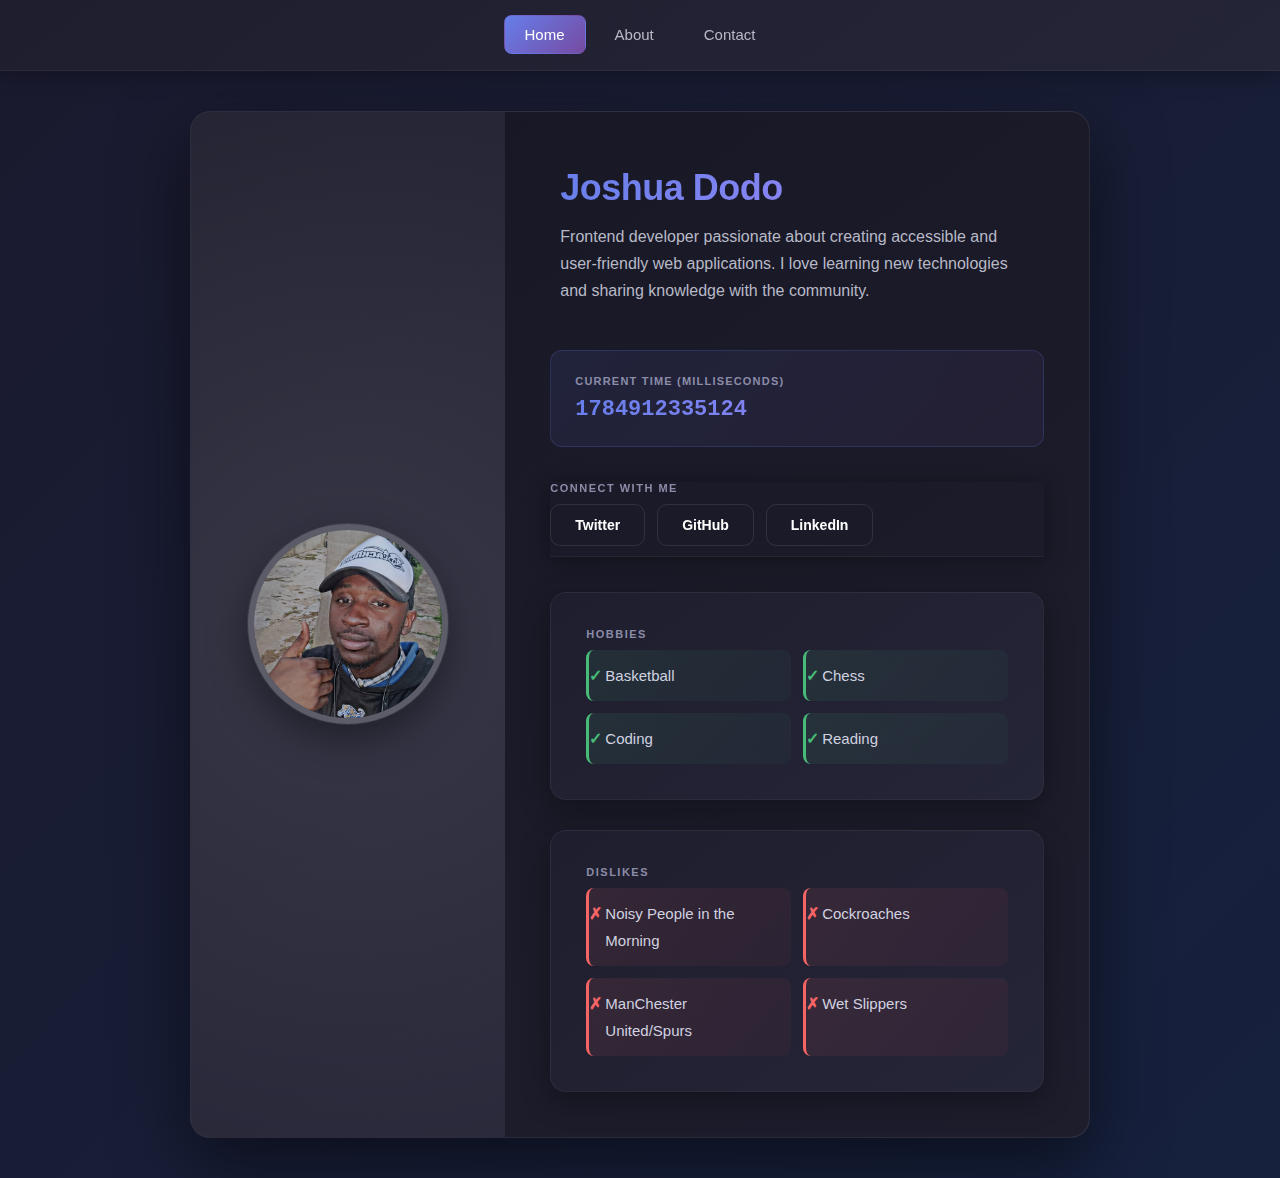
<file: index.html>
<!DOCTYPE html>
<html lang="en">
  <head>
    <meta charset="UTF-8" />
    <meta name="viewport" content="width=device-width, initial-scale=1.0" />
    <title>Profile Card - Joshua Dodo</title>
    <link rel="stylesheet" href="styles.css">
  </head>
  <body>
    <!-- Navigation -->
    <nav>
      <div class="nav-container">
        <button class="nav-toggle" aria-label="Toggle navigation menu" aria-expanded="false">
          ☰
        </button>
        <ul class="nav-menu">
          <li><a href="index.html" class="active">Home</a></li>
          <li><a href="aboutMe.html">About</a></li>
          <li><a href="contactMe.html">Contact</a></li>
        </ul>
      </div>
    </nav>

    <!-- Main Content -->
    <div class="main-wrapper">
      <article data-testid="test-profile-card">
        <div class="card-layout">
          <figure>
            <img
              src="./images/my image.jpg"
              alt="Joshua Dodo's profile picture"
              data-testid="test-user-avatar"
            />
            <figcaption>Joshua Dodo's avatar</figcaption>
          </figure>

          <div class="content">
            <header>
              <h2 data-testid="test-user-name">Joshua Dodo</h2>
              <p data-testid="test-user-bio">
                Frontend developer passionate about creating accessible and
                user-friendly web applications. I love learning new technologies
                and sharing knowledge with the community.
              </p>
            </header>

            <!-- Current time display -->
            <div class="time-container">
              <div class="time-label">Current Time (milliseconds)</div>
              <p data-testid="test-user-time" id="currentTime">0</p>
            </div>

            <nav
              data-testid="test-user-social-links"
              aria-label="Social media links"
            >
              <h3 class="section-title">Connect With Me</h3>
              <ul class="social-list">
                <li>
                  <a
                    href="https://x.com/_whoiselisha_"
                    data-testid="test-user-social-twitter"
                    target="_blank"
                    rel="noopener noreferrer"
                  >
                    Twitter
                  </a>
                </li>
                <li>
                  <a
                    href="https://github.com/Inf3rn00"
                    data-testid="test-user-social-github"
                    target="_blank"
                    rel="noopener noreferrer"
                  >
                    GitHub
                  </a>
                </li>
                <li>
                  <a
                    href="https://www.linkedin.com/in/joshuadodo/"
                    data-testid="test-user-social-linkedin"
                    target="_blank"
                    rel="noopener noreferrer"
                  >
                    LinkedIn
                  </a>
                </li>
              </ul>
            </nav>

            <section>
              <h3 class="section-title">Hobbies</h3>
              <ul data-testid="test-user-hobbies">
                <li>Basketball</li>
                <li>Chess</li>
                <li>Coding</li>
                <li>Reading</li>
              </ul>
            </section>

            <section>
              <h3 class="section-title">Dislikes</h3>
              <ul data-testid="test-user-dislikes">
                <li>Noisy People in the Morning</li>
                <li>Cockroaches</li>
                <li>ManChester United/Spurs</li>
                <li>Wet Slippers</li>
              </ul>
            </section>
          </div>
        </div>
      </article>
    </div>

    <script>
      // Mobile navigation toggle
      const navToggle = document.querySelector('.nav-toggle');
      const navMenu = document.querySelector('.nav-menu');

      navToggle.addEventListener('click', () => {
        const isExpanded = navToggle.getAttribute('aria-expanded') === 'true';
        navToggle.setAttribute('aria-expanded', !isExpanded);
        navMenu.classList.toggle('active');
      });

      // Close mobile menu when clicking outside
      document.addEventListener('click', (e) => {
        if (!e.target.closest('nav')) {
          navMenu.classList.remove('active');
          navToggle.setAttribute('aria-expanded', 'false');
        }
      });

      // Function to update the current time in milliseconds
      function updateTime() {
        const timeElement = document.getElementById("currentTime");
        timeElement.textContent = Date.now();
      }

      // Update time immediately when page loads
      updateTime();

      // Update time every second (1000 milliseconds)
      setInterval(updateTime, 1000);
    </script>
  </body>
</html>
</file>
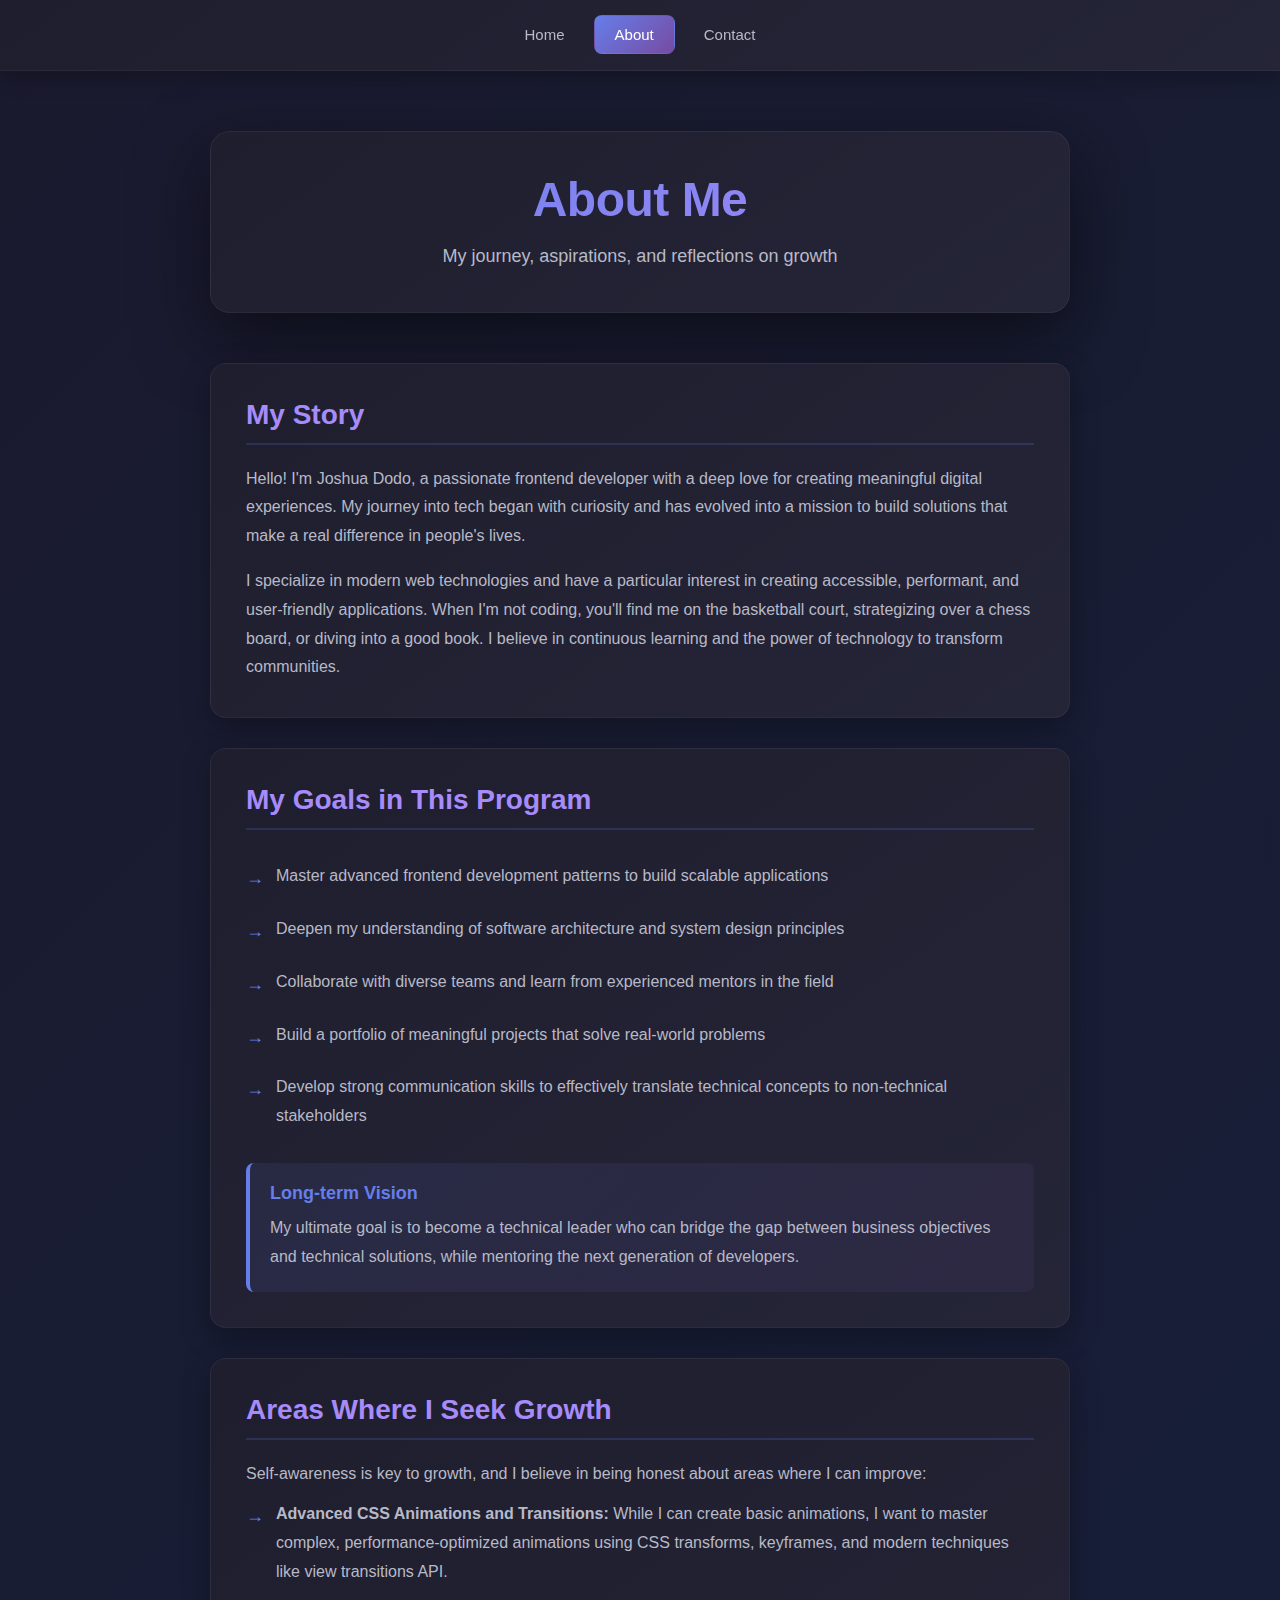
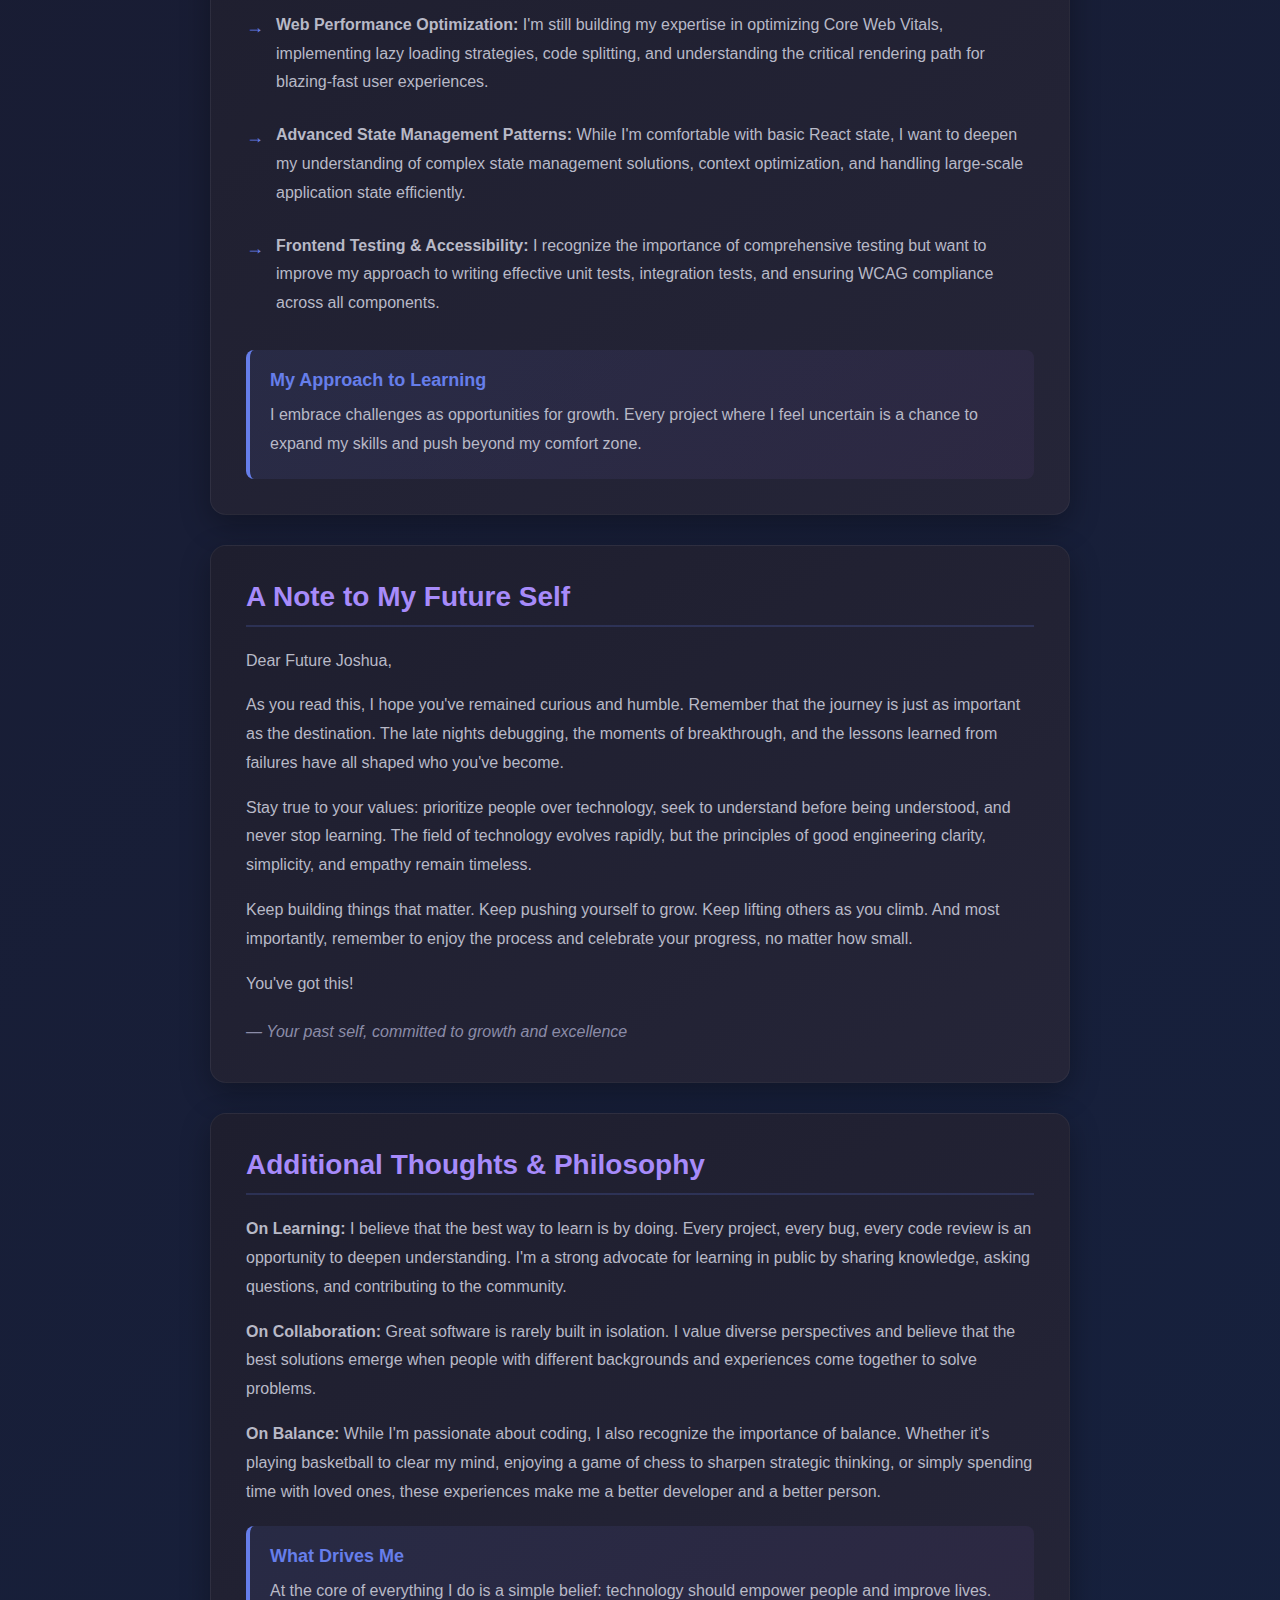
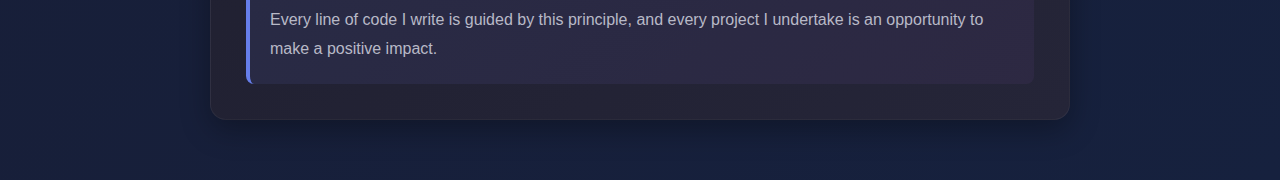
<file: aboutMe.html>
<!DOCTYPE html>
<html lang="en">
  <head>
    <meta charset="UTF-8" />
    <meta name="viewport" content="width=device-width, initial-scale=1.0" />
    <title>About Me - Joshua Dodo</title>
    <link rel="stylesheet" href="styles.css" />
  </head>
  <body>
    <!-- Navigation -->
    <nav>
      <div class="nav-container">
        <button
          class="nav-toggle"
          aria-label="Toggle navigation menu"
          aria-expanded="false"
        >
          ☰
        </button>
        <ul class="nav-menu">
          <li><a href="index.html">Home</a></li>
          <li><a href="aboutMe.html" class="active">About</a></li>
          <li><a href="contactMe.html">Contact</a></li>
        </ul>
      </div>
    </nav>

    <!-- Main Content -->
    <main data-testid="test-about-page">
      <div class="page-header">
        <h1>About Me</h1>
        <p>My journey, aspirations, and reflections on growth</p>
      </div>

      <section data-testid="test-about-bio">
        <h2>My Story</h2>
        <p>
          Hello! I'm Joshua Dodo, a passionate frontend developer with a deep
          love for creating meaningful digital experiences. My journey into tech
          began with curiosity and has evolved into a mission to build solutions
          that make a real difference in people's lives.
        </p>
        <p style="margin-top: 16px">
          I specialize in modern web technologies and have a particular interest
          in creating accessible, performant, and user-friendly applications.
          When I'm not coding, you'll find me on the basketball court,
          strategizing over a chess board, or diving into a good book. I believe
          in continuous learning and the power of technology to transform
          communities.
        </p>
      </section>

      <section data-testid="test-about-goals">
        <h2>My Goals in This Program</h2>
        <ul>
          <li>
            Master advanced frontend development patterns to build scalable
            applications
          </li>
          <li>
            Deepen my understanding of software architecture and system design
            principles
          </li>
          <li>
            Collaborate with diverse teams and learn from experienced mentors in
            the field
          </li>
          <li>
            Build a portfolio of meaningful projects that solve real-world
            problems
          </li>
          <li>
            Develop strong communication skills to effectively translate
            technical concepts to non-technical stakeholders
          </li>
        </ul>
        <div class="highlight-box">
          <h3>Long-term Vision</h3>
          <p>
            My ultimate goal is to become a technical leader who can bridge the
            gap between business objectives and technical solutions, while
            mentoring the next generation of developers.
          </p>
        </div>
      </section>

      <section data-testid="test-about-confidence">
        <h2>Areas Where I Seek Growth</h2>
        <p>
          Self-awareness is key to growth, and I believe in being honest about
          areas where I can improve:
        </p>
        <ul>
          <li>
            <strong>Advanced CSS Animations and Transitions:</strong> While I
            can create basic animations, I want to master complex,
            performance-optimized animations using CSS transforms, keyframes,
            and modern techniques like view transitions API.
          </li>
          <li>
            <strong>Web Performance Optimization:</strong> I'm still building my
            expertise in optimizing Core Web Vitals, implementing lazy loading
            strategies, code splitting, and understanding the critical rendering
            path for blazing-fast user experiences.
          </li>
          <li>
            <strong>Advanced State Management Patterns:</strong> While I'm
            comfortable with basic React state, I want to deepen my
            understanding of complex state management solutions, context
            optimization, and handling large-scale application state
            efficiently.
          </li>
          <li>
            <strong>Frontend Testing & Accessibility:</strong> I recognize the
            importance of comprehensive testing but want to improve my approach
            to writing effective unit tests, integration tests, and ensuring
            WCAG compliance across all components.
          </li>
        </ul>
        <div class="highlight-box">
          <h3>My Approach to Learning</h3>
          <p>
            I embrace challenges as opportunities for growth. Every project
            where I feel uncertain is a chance to expand my skills and push
            beyond my comfort zone.
          </p>
        </div>
      </section>

      <section data-testid="test-about-future-note">
        <h2>A Note to My Future Self</h2>
        <p>Dear Future Joshua,</p>
        <p style="margin-top: 16px">
          As you read this, I hope you've remained curious and humble. Remember
          that the journey is just as important as the destination. The late
          nights debugging, the moments of breakthrough, and the lessons learned
          from failures have all shaped who you've become.
        </p>
        <p style="margin-top: 16px">
          Stay true to your values: prioritize people over technology, seek to
          understand before being understood, and never stop learning. The field
          of technology evolves rapidly, but the principles of good
          engineering clarity, simplicity, and empathy remain timeless.
        </p>
        <p style="margin-top: 16px">
          Keep building things that matter. Keep pushing yourself to grow. Keep
          lifting others as you climb. And most importantly, remember to enjoy
          the process and celebrate your progress, no matter how small.
        </p>
        <p style="margin-top: 16px">You've got this!</p>
        <p style="margin-top: 20px; font-style: italic; color: #8b8ca8">
          — Your past self, committed to growth and excellence
        </p>
      </section>

      <section data-testid="test-about-extra">
        <h2>Additional Thoughts & Philosophy</h2>
        <p>
          <strong>On Learning:</strong> I believe that the best way to learn is
          by doing. Every project, every bug, every code review is an
          opportunity to deepen understanding. I'm a strong advocate for
          learning in public by sharing knowledge, asking questions, and
          contributing to the community.
        </p>
        <p style="margin-top: 16px">
          <strong>On Collaboration:</strong> Great software is rarely built in
          isolation. I value diverse perspectives and believe that the best
          solutions emerge when people with different backgrounds and
          experiences come together to solve problems.
        </p>
        <p style="margin-top: 16px">
          <strong>On Balance:</strong> While I'm passionate about coding, I also
          recognize the importance of balance. Whether it's playing basketball
          to clear my mind, enjoying a game of chess to sharpen strategic
          thinking, or simply spending time with loved ones, these experiences
          make me a better developer and a better person.
        </p>
        <div class="highlight-box">
          <h3>What Drives Me</h3>
          <p>
            At the core of everything I do is a simple belief: technology should
            empower people and improve lives. Every line of code I write is
            guided by this principle, and every project I undertake is an
            opportunity to make a positive impact.
          </p>
        </div>
      </section>
    </main>

    <script src="./aboutMe.js"></script>
  </body>
</html>
</file>
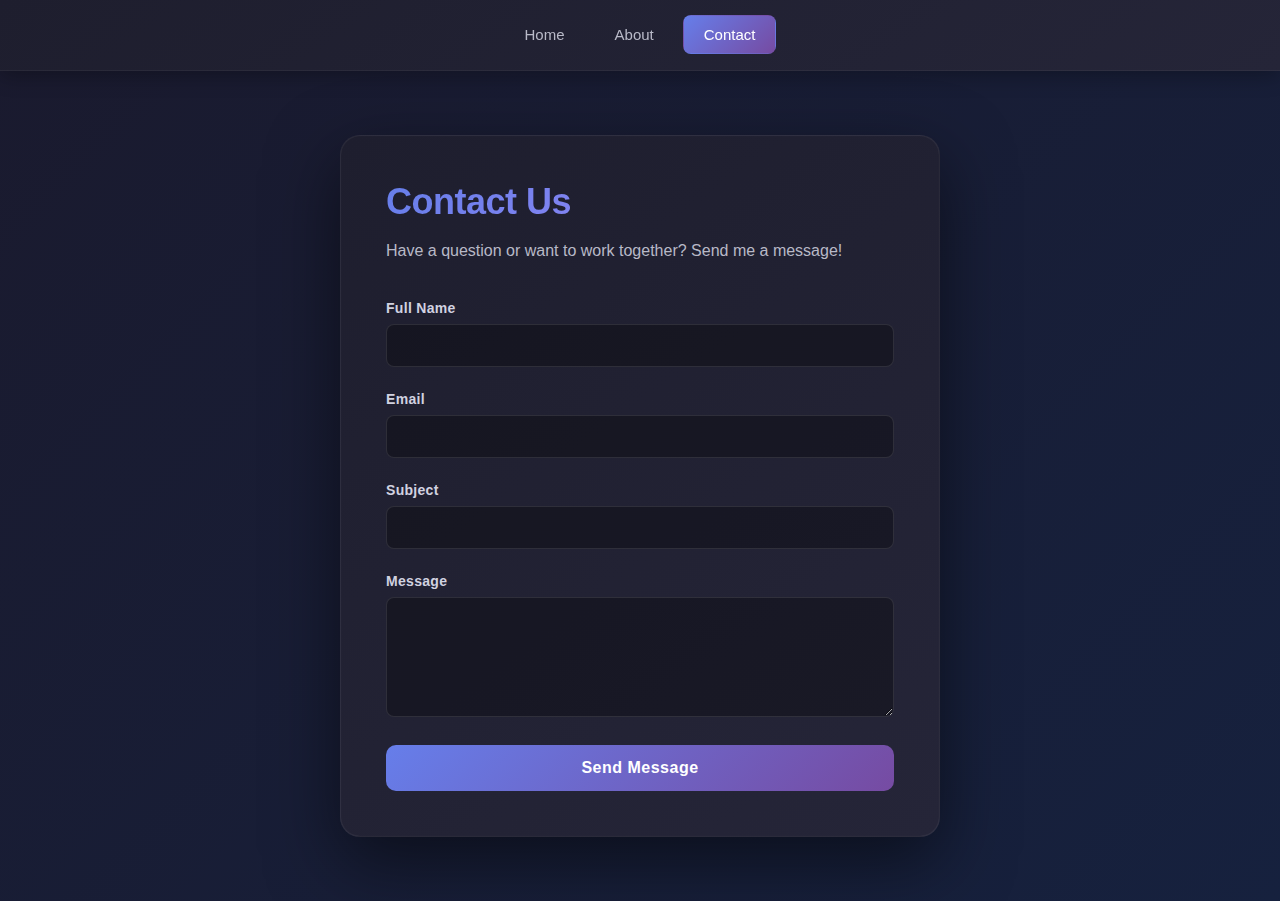
<file: contactMe.html>
<!DOCTYPE html>
<html lang="en">
<head>
  <meta charset="UTF-8" />
  <meta name="viewport" content="width=device-width, initial-scale=1.0" />
  <title>Contact Us - Joshua Dodo</title>
    <link rel="stylesheet" href="styles.css">
 
</head>
<body>
  <!-- Navigation -->
  <nav>
    <div class="nav-container">
      <button class="nav-toggle" aria-label="Toggle navigation menu" aria-expanded="false">
        ☰
      </button>
      <ul class="nav-menu">
        <li><a href="index.html">Home</a></li>
        <li><a href="aboutMe.html">About</a></li>
        <li><a href="contactMe.html" class="active">Contact</a></li>
      </ul>
    </div>
  </nav>

  <!-- Main Content -->
  <div class="page-wrapper">
    <div class="container">
      <h1>Contact Us</h1>
      <p class="subtitle">Have a question or want to work together? Send me a message!</p>

      <div class="success-message" data-testid="test-contact-success">
        Thank you for your message! I'll get back to you soon.
      </div>

      <form id="contactForm" novalidate>
        <div class="form-group">
          <label for="fullName">Full Name</label>
          <input 
            type="text" 
            id="fullName" 
            data-testid="test-contact-name"
            aria-describedby="error-name"
            required
          />
          <div class="error-message" id="error-name" data-testid="test-contact-error-name">
            Please enter your full name.
          </div>
        </div>

        <div class="form-group">
          <label for="email">Email</label>
          <input 
            type="email" 
            id="email" 
            data-testid="test-contact-email"
            aria-describedby="error-email"
            required
          />
          <div class="error-message" id="error-email" data-testid="test-contact-error-email">
            Please enter a valid email address (e.g., name@example.com).
          </div>
        </div>

        <div class="form-group">
          <label for="subject">Subject</label>
          <input 
            type="text" 
            id="subject" 
            data-testid="test-contact-subject"
            aria-describedby="error-subject"
            required
          />
          <div class="error-message" id="error-subject" data-testid="test-contact-error-subject">
            Please enter a subject.
          </div>
        </div>

        <div class="form-group">
          <label for="message">Message</label>
          <textarea 
            id="message" 
            data-testid="test-contact-message"
            aria-describedby="error-message"
            required
          ></textarea>
          <div class="error-message" id="error-message" data-testid="test-contact-error-message">
            Message must be at least 10 characters long.
          </div>
        </div>

        <button type="submit" data-testid="test-contact-submit">
          Send Message
        </button>
      </form>
    </div>
  </div>

 <script src="./formValidation.js"></script>
</body>
</html>
</file>
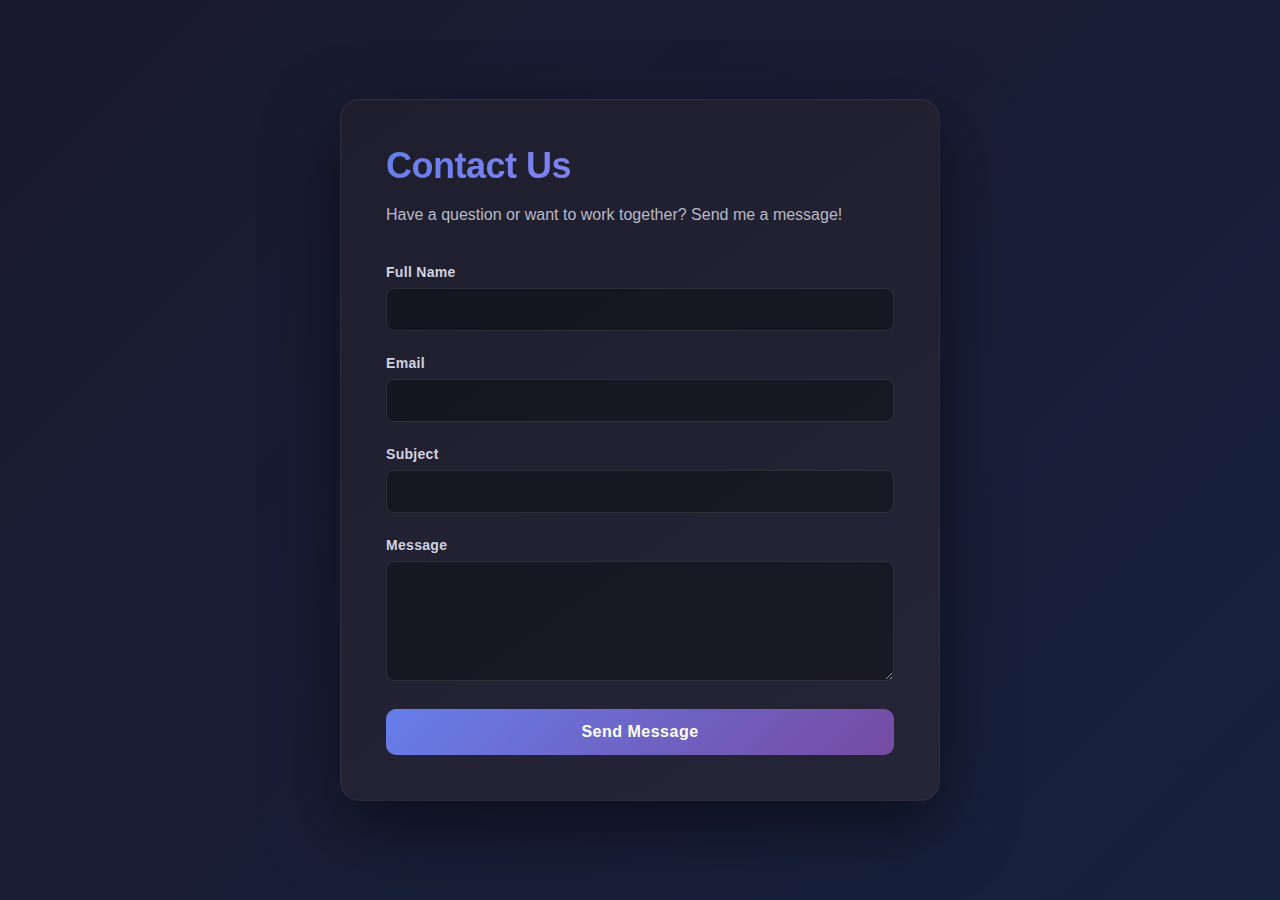
<file: contactUs.html>
<!DOCTYPE html>
<html lang="en">
<head>
  <meta charset="UTF-8" />
  <meta name="viewport" content="width=device-width, initial-scale=1.0" />
  <title>Contact Us - Joshua Dodo</title>
  <style>
    * {
      margin: 0;
      padding: 0;
      box-sizing: border-box;
    }

    body {
      font-family: -apple-system, BlinkMacSystemFont, "Segoe UI", Roboto, "Helvetica Neue", Arial, sans-serif;
      min-height: 100vh;
      display: flex;
      align-items: center;
      justify-content: center;
      padding: 20px;
      background: linear-gradient(135deg, #1a1a2e 0%, #16213e 100%);
    }

    .container {
      background: linear-gradient(145deg, #1e1e2e 0%, #252538 100%);
      border-radius: 20px;
      box-shadow: 0 25px 70px rgba(0, 0, 0, 0.5), 0 0 1px rgba(255, 255, 255, 0.1) inset;
      max-width: 600px;
      width: 100%;
      padding: 45px;
      border: 1px solid rgba(255, 255, 255, 0.05);
    }

    h1 {
      font-size: 36px;
      background: linear-gradient(135deg, #667eea 0%, #a78bfa 100%);
      -webkit-background-clip: text;
      -webkit-text-fill-color: transparent;
      background-clip: text;
      margin-bottom: 14px;
      font-weight: 700;
      letter-spacing: -0.5px;
    }

    .subtitle {
      font-size: 16px;
      line-height: 1.7;
      color: #b8b9c7;
      margin-bottom: 35px;
    }

    .form-group {
      margin-bottom: 24px;
    }

    label {
      display: block;
      font-size: 14px;
      font-weight: 600;
      color: #d1d2e0;
      margin-bottom: 8px;
      letter-spacing: 0.3px;
    }

    input, textarea {
      width: 100%;
      padding: 12px 16px;
      background: rgba(0, 0, 0, 0.3);
      border: 1px solid rgba(255, 255, 255, 0.1);
      border-radius: 8px;
      color: #d1d2e0;
      font-size: 15px;
      font-family: inherit;
      transition: all 0.3s ease;
    }

    input:focus, textarea:focus {
      outline: none;
      border-color: #667eea;
      box-shadow: 0 0 0 3px rgba(102, 126, 234, 0.1);
    }

    input.error, textarea.error {
      border-color: #f56565;
    }

    textarea {
      resize: vertical;
      min-height: 120px;
    }

    .error-message {
      display: none;
      color: #f56565;
      font-size: 13px;
      margin-top: 6px;
      font-weight: 500;
    }

    .error-message.show {
      display: block;
    }

    .success-message {
      display: none;
      background: linear-gradient(135deg, rgba(72, 187, 120, 0.1) 0%, rgba(56, 161, 105, 0.05) 100%);
      padding: 16px 20px;
      border-radius: 8px;
      border-left: 3px solid #48bb78;
      color: #48bb78;
      font-size: 15px;
      margin-bottom: 24px;
      font-weight: 500;
    }

    .success-message.show {
      display: block;
    }

    button {
      width: 100%;
      padding: 14px 24px;
      background: linear-gradient(135deg, #667eea 0%, #764ba2 100%);
      color: white;
      border: none;
      border-radius: 10px;
      font-size: 16px;
      font-weight: 600;
      cursor: pointer;
      transition: all 0.3s ease;
      letter-spacing: 0.5px;
    }

    button:hover {
      transform: translateY(-2px);
      box-shadow: 0 6px 20px rgba(102, 126, 234, 0.4);
    }

    button:focus {
      outline: 3px solid #667eea;
      outline-offset: 2px;
    }

    button:active {
      transform: translateY(0);
    }

    @media (max-width: 767px) {
      .container {
        padding: 35px 25px;
      }

      h1 {
        font-size: 28px;
      }
    }
  </style>
</head>
<body>
  <div class="container">
    <h1>Contact Us</h1>
    <p class="subtitle">Have a question or want to work together? Send me a message!</p>

    <div class="success-message" data-testid="test-contact-success">
      Thank you for your message! I'll get back to you soon.
    </div>

    <form id="contactForm" novalidate>
      <div class="form-group">
        <label for="fullName">Full Name</label>
        <input 
          type="text" 
          id="fullName" 
          data-testid="test-contact-name"
          aria-describedby="error-name"
          required
        />
        <div class="error-message" id="error-name" data-testid="test-contact-error-name">
          Please enter your full name.
        </div>
      </div>

      <div class="form-group">
        <label for="email">Email</label>
        <input 
          type="email" 
          id="email" 
          data-testid="test-contact-email"
          aria-describedby="error-email"
          required
        />
        <div class="error-message" id="error-email" data-testid="test-contact-error-email">
          Please enter a valid email address (e.g., name@example.com).
        </div>
      </div>

      <div class="form-group">
        <label for="subject">Subject</label>
        <input 
          type="text" 
          id="subject" 
          data-testid="test-contact-subject"
          aria-describedby="error-subject"
          required
        />
        <div class="error-message" id="error-subject" data-testid="test-contact-error-subject">
          Please enter a subject.
        </div>
      </div>

      <div class="form-group">
        <label for="message">Message</label>
        <textarea 
          id="message" 
          data-testid="test-contact-message"
          aria-describedby="error-message"
          required
        ></textarea>
        <div class="error-message" id="error-message" data-testid="test-contact-error-message">
          Message must be at least 10 characters long.
        </div>
      </div>

      <button type="submit" data-testid="test-contact-submit">
        Send Message
      </button>
    </form>
  </div>

  <script>
    const form = document.getElementById('contactForm');
    const fullName = document.getElementById('fullName');
    const email = document.getElementById('email');
    const subject = document.getElementById('subject');
    const message = document.getElementById('message');
    const successMsg = document.querySelector('[data-testid="test-contact-success"]');

    const errorElements = {
      name: document.getElementById('error-name'),
      email: document.getElementById('error-email'),
      subject: document.getElementById('error-subject'),
      message: document.getElementById('error-message')
    };

    function validateEmail(value) {
      const re = /^[^\s@]+@[^\s@]+\.[^\s@]+$/;
      return re.test(value);
    }

    function showError(field, errorEl) {
      field.classList.add('error');
      errorEl.classList.add('show');
    }

    function hideError(field, errorEl) {
      field.classList.remove('error');
      errorEl.classList.remove('show');
    }

    function validateField(field, errorEl, validator) {
      if (validator()) {
        hideError(field, errorEl);
        return true;
      } else {
        showError(field, errorEl);
        return false;
      }
    }

    fullName.addEventListener('blur', () => {
      validateField(fullName, errorElements.name, () => fullName.value.trim() !== '');
    });

    email.addEventListener('blur', () => {
      validateField(email, errorElements.email, () => 
        email.value.trim() !== '' && validateEmail(email.value.trim())
      );
    });

    subject.addEventListener('blur', () => {
      validateField(subject, errorElements.subject, () => subject.value.trim() !== '');
    });

    message.addEventListener('blur', () => {
      validateField(message, errorElements.message, () => message.value.trim().length >= 10);
    });

    form.addEventListener('submit', (e) => {
      e.preventDefault();
      
      successMsg.classList.remove('show');

      const isNameValid = validateField(
        fullName, 
        errorElements.name, 
        () => fullName.value.trim() !== ''
      );

      const isEmailValid = validateField(
        email, 
        errorElements.email, 
        () => email.value.trim() !== '' && validateEmail(email.value.trim())
      );

      const isSubjectValid = validateField(
        subject, 
        errorElements.subject, 
        () => subject.value.trim() !== ''
      );

      const isMessageValid = validateField(
        message, 
        errorElements.message, 
        () => message.value.trim().length >= 10
      );

      if (isNameValid && isEmailValid && isSubjectValid && isMessageValid) {
        successMsg.classList.add('show');
        form.reset();
        
        Object.values(errorElements).forEach(el => el.classList.remove('show'));
        [fullName, email, subject, message].forEach(field => field.classList.remove('error'));
      }
    });
  </script>
</body>
</html>
</file>
<file: styles.css>
/* Main page styling */
      * {
        margin: 0;
        padding: 0;
        box-sizing: border-box;
      }

      body {
        font-family: -apple-system, BlinkMacSystemFont, "Segoe UI", Roboto, "Helvetica Neue", Arial, sans-serif;
        min-height: 100vh;
        background: linear-gradient(135deg, #1a1a2e 0%, #16213e 100%);
      }

      /* Navigation Styles */
      nav {
        background: linear-gradient(145deg, #1e1e2e 0%, #252538 100%);
        border-bottom: 1px solid rgba(255, 255, 255, 0.05);
        box-shadow: 0 4px 20px rgba(0, 0, 0, 0.3);
        position: sticky;
        top: 0;
        z-index: 1000;
      }

      .nav-container {
        max-width: 1200px;
        margin: 0 auto;
        padding: 0 20px;
        display: flex;
        justify-content: center;
        align-items: center;
        height: 70px;
      }

      .nav-logo {
        font-size: 24px;
        font-weight: 700;
        background: linear-gradient(135deg, #667eea 0%, #a78bfa 100%);
        -webkit-background-clip: text;
        -webkit-text-fill-color: transparent;
        background-clip: text;
        text-decoration: none;
        letter-spacing: -0.5px;
      }

      .nav-menu {
        display: flex;
        list-style: none;
        gap: 8px;
      }

      .nav-menu a {
        color: #b8b9c7;
        text-decoration: none;
        padding: 10px 20px;
        border-radius: 8px;
        font-weight: 500;
        font-size: 15px;
        transition: all 0.3s ease;
        border: 1px solid transparent;
      }

      .nav-menu a:hover {
        background: rgba(102, 126, 234, 0.1);
        color: #a78bfa;
        border-color: rgba(102, 126, 234, 0.2);
      }

      .nav-menu a.active {
        background: linear-gradient(135deg, #667eea 0%, #764ba2 100%);
        color: white;
        border-color: transparent;
      }

      .nav-menu a:focus {
        outline: 3px solid #667eea;
        outline-offset: 2px;
      }

      .nav-toggle {
        display: none;
        background: none;
        border: none;
        color: #d1d2e0;
        font-size: 24px;
        cursor: pointer;
        padding: 8px;
      }

      /* Main Content Wrapper */
      .main-wrapper {
        display: flex;
        align-items: center;
        justify-content: center;
        padding: 40px 20px;
        min-height: calc(100vh - 70px);
      }

      /* Main card container */
      article[data-testid="test-profile-card"] {
        background: linear-gradient(145deg, #1e1e2e 0%, #252538 100%);
        border-radius: 20px;
        box-shadow: 0 25px 70px rgba(0, 0, 0, 0.5), 0 0 1px rgba(255, 255, 255, 0.1) inset;
        max-width: 900px;
        width: 100%;
        overflow: hidden;
        border: 1px solid rgba(255, 255, 255, 0.05);
      }

      .card-layout {
        display: flex;
        flex-direction: column;
      }

      /* Avatar section */
      figure {
        padding: 50px 40px;
        display: flex;
        flex-direction: column;
        align-items: center;
        justify-content: center;
        position: relative;
        overflow: hidden;
        background: transparent;
      }

      figure::before {
        content: "";
        position: absolute;
        top: -50%;
        left: -50%;
        width: 200%;
        height: 200%;
        background: radial-gradient(circle, rgba(255, 255, 255, 0.1) 0%, transparent 70%);
        animation: pulse 8s ease-in-out infinite;
      }

      @keyframes pulse {
        0%, 100% {
          transform: scale(1);
          opacity: 0.3;
        }
        50% {
          transform: scale(1.1);
          opacity: 0.5;
        }
      }

      img[data-testid="test-user-avatar"] {
        width: 200px;
        height: 200px;
        border-radius: 50%;
        border: 6px solid rgba(255, 255, 255, 0.2);
        box-shadow: 0 15px 40px rgba(0, 0, 0, 0.4), 0 0 0 1px rgba(255, 255, 255, 0.1);
        object-fit: cover;
        position: relative;
        z-index: 1;
        transition: transform 0.3s ease, box-shadow 0.3s ease;
      }

      img[data-testid="test-user-avatar"]:hover {
        transform: scale(1.05);
        box-shadow: 0 20px 50px rgba(0, 0, 0, 0.5), 0 0 0 1px rgba(255, 255, 255, 0.2);
      }

      figcaption {
        position: absolute;
        width: 1px;
        height: 1px;
        padding: 0;
        margin: -1px;
        overflow: hidden;
        clip: rect(0, 0, 0, 0);
        white-space: nowrap;
        border: 0;
      }

      /* Main content */
      .content {
        padding: 45px;
        background: rgba(0, 0, 0, 0.2);
      }

      header {
        margin-bottom: 35px;
        padding: 10px;
        border-radius: 10px;
        background: transparent;
      }

      h2[data-testid="test-user-name"] {
        font-size: 36px;
        background: linear-gradient(135deg, #667eea 0%, #a78bfa 100%);
        -webkit-background-clip: text;
        -webkit-text-fill-color: transparent;
        background-clip: text;
        margin-bottom: 14px;
        font-weight: 700;
        letter-spacing: -0.5px;
      }

      p[data-testid="test-user-bio"] {
        font-size: 16px;
        line-height: 1.7;
        color: #b8b9c7;
      }

      /* Time display */
      .time-container {
        background: linear-gradient(135deg, rgba(102, 126, 234, 0.1) 0%, rgba(118, 75, 162, 0.1) 100%);
        padding: 24px;
        border-radius: 12px;
        margin-bottom: 35px;
        border: 1px solid rgba(102, 126, 234, 0.2);
        position: relative;
        overflow: hidden;
      }

      .time-container::before {
        content: "";
        position: absolute;
        top: 0;
        left: -100%;
        width: 100%;
        height: 100%;
        background: linear-gradient(90deg, transparent, rgba(255, 255, 255, 0.05), transparent);
        animation: shimmer 3s infinite;
      }

      @keyframes shimmer {
        0% { left: -100%; }
        100% { left: 100%; }
      }

      .time-label {
        font-size: 11px;
        color: #8b8ca8;
        margin-bottom: 10px;
        text-transform: uppercase;
        letter-spacing: 1.2px;
        font-weight: 600;
      }

      p[data-testid="test-user-time"] {
        font-size: 22px;
        font-family: "Courier New", monospace;
        background: linear-gradient(135deg, #667eea 0%, #a78bfa 100%);
        -webkit-background-clip: text;
        -webkit-text-fill-color: transparent;
        background-clip: text;
        font-weight: 700;
        position: relative;
      }

      /* Social links */
      nav[data-testid="test-user-social-links"] {
        margin-bottom: 35px;
        background: transparent;
      }

      .section-title {
        font-size: 11px;
        font-weight: 700;
        color: #8b8ca8;
        text-transform: uppercase;
        letter-spacing: 1.5px;
        margin-bottom: 10px;
      }

      .social-list {
        list-style: none;
        display: flex;
        flex-wrap: wrap;
        gap: 12px;
        margin-bottom: 10px;
      }

      .social-list a {
        display: inline-block;
        padding: 12px 24px;
        color: white;
        text-decoration: none;
        border-radius: 10px;
        font-size: 14px;
        font-weight: 600;
        transition: all 0.3s ease;
        border: 1px solid rgba(255, 255, 255, 0.1);
        background: transparent;
      }

      .social-list a:hover {
        background: linear-gradient(135deg, #5568d3 0%, #6a3d8f 100%);
        transform: translateY(-3px);
        box-shadow: 0 6px 20px rgba(102, 126, 234, 0.4);
      }

      .social-list a:focus {
        outline: 3px solid #667eea;
        outline-offset: 2px;
      }

      /* Hobbies and Dislikes sections */
      section {
        margin-bottom: 35px;
        background: transparent;
      }

      section:last-of-type {
        margin-bottom: 0;
      }

      ul[data-testid="test-user-hobbies"],
      ul[data-testid="test-user-dislikes"] {
        list-style: none;
        display: grid;
        grid-template-columns: 1fr;
        gap: 12px;
      }

      ul[data-testid="test-user-hobbies"] li {
        background: linear-gradient(135deg, rgba(72, 187, 120, 0.1) 0%, rgba(56, 161, 105, 0.05) 100%);
        padding: 12px 16px;
        border-radius: 8px;
        border-left: 3px solid #48bb78;
        transition: all 0.3s ease;
      }

      ul[data-testid="test-user-hobbies"] li:hover {
        background: linear-gradient(135deg, rgba(72, 187, 120, 0.15) 0%, rgba(56, 161, 105, 0.1) 100%);
        transform: translateX(5px);
      }

      ul[data-testid="test-user-dislikes"] li {
        background: linear-gradient(135deg, rgba(245, 101, 101, 0.1) 0%, rgba(229, 62, 62, 0.05) 100%);
        padding: 12px 16px;
        border-radius: 8px;
        border-left: 3px solid #f56565;
        transition: all 0.3s ease;
      }

      ul[data-testid="test-user-dislikes"] li:hover {
        background: linear-gradient(135deg, rgba(245, 101, 101, 0.15) 0%, rgba(229, 62, 62, 0.1) 100%);
        transform: translateX(5px);
      }

      ul[data-testid="test-user-hobbies"] li::before {
        content: "✓";
        color: #48bb78;
        margin-right: 12px;
        font-weight: bold;
        font-size: 16px;
      }

      ul[data-testid="test-user-dislikes"] li::before {
        content: "✗";
        color: #f56565;
        margin-right: 12px;
        font-weight: bold;
        font-size: 16px;
      }

      ul[data-testid="test-user-hobbies"] li,
      ul[data-testid="test-user-dislikes"] li {
        color: #d1d2e0;
        font-size: 15px;
      }

      /* Mobile Navigation */
      @media (max-width: 768px) {
        .nav-toggle {
          display: block;
        }

        .nav-menu {
          position: absolute;
          top: 70px;
          left: 0;
          right: 0;
          background: linear-gradient(145deg, #1e1e2e 0%, #252538 100%);
          flex-direction: column;
          gap: 0;
          padding: 20px;
          border-bottom: 1px solid rgba(255, 255, 255, 0.05);
          box-shadow: 0 10px 30px rgba(0, 0, 0, 0.3);
          max-height: 0;
          overflow: hidden;
          transition: max-height 0.3s ease;
        }

        .nav-menu.active {
          max-height: 400px;
        }

        .nav-menu li {
          width: 100%;
        }

        .nav-menu a {
          display: block;
          width: 100%;
          padding: 15px;
          text-align: center;
        }
      }

      /* Responsive design */
      @media (min-width: 768px) {
        .card-layout {
          flex-direction: row;
        }

        figure {
          width: 35%;
        }

        .content {
          width: 65%;
        }

        ul[data-testid="test-user-hobbies"],
        ul[data-testid="test-user-dislikes"] {
          grid-template-columns: 1fr 1fr;
        }
      }

      @media (max-width: 767px) {
        h2[data-testid="test-user-name"] {
          font-size: 28px;
        }

        .content {
          padding: 35px 25px;
        }

        img[data-testid="test-user-avatar"] {
          width: 160px;
          height: 160px;
        }

        figure {
          padding: 40px 30px;
        }
      }
    

    /* About us Styling Page */


     
      * {
        margin: 0;
        padding: 0;
        box-sizing: border-box;
      }

      body {
        font-family: -apple-system, BlinkMacSystemFont, "Segoe UI", Roboto,
          "Helvetica Neue", Arial, sans-serif;
        min-height: 100vh;
        background: linear-gradient(135deg, #1a1a2e 0%, #16213e 100%);
        color: #d1d2e0;
      }

      /* Navigation Styles */
      nav {
        background: linear-gradient(145deg, #1e1e2e 0%, #252538 100%);
        border-bottom: 1px solid rgba(255, 255, 255, 0.05);
        box-shadow: 0 4px 20px rgba(0, 0, 0, 0.3);
        position: sticky;
        top: 0;
        z-index: 1000;
      }

      .nav-container {
        max-width: 1200px;
        margin: 0 auto;
        padding: 0 20px;
        display: flex;
        justify-content: center;
        align-items: center;
        height: 70px;
      }

      .nav-logo {
        font-size: 24px;
        font-weight: 700;
        background: linear-gradient(135deg, #667eea 0%, #a78bfa 100%);
        -webkit-background-clip: text;
        -webkit-text-fill-color: transparent;
        background-clip: text;
        text-decoration: none;
        letter-spacing: -0.5px;
      }

      .nav-menu {
        display: flex;
        list-style: none;
        gap: 8px;
      }

      .nav-menu a {
        color: #b8b9c7;
        text-decoration: none;
        padding: 10px 20px;
        border-radius: 8px;
        font-weight: 500;
        font-size: 15px;
        transition: all 0.3s ease;
        border: 1px solid transparent;
      }

      .nav-menu a:hover {
        background: rgba(102, 126, 234, 0.1);
        color: #a78bfa;
        border-color: rgba(102, 126, 234, 0.2);
      }

      .nav-menu a.active {
        background: linear-gradient(135deg, #667eea 0%, #764ba2 100%);
        color: white;
        border-color: transparent;
      }

      .nav-menu a:focus {
        outline: 3px solid #667eea;
        outline-offset: 2px;
      }

      .nav-toggle {
        display: none;
        background: none;
        border: none;
        color: #d1d2e0;
        font-size: 24px;
        cursor: pointer;
        padding: 8px;
      }

      /* Main Content */
      main {
        max-width: 900px;
        margin: 40px auto;
        padding: 20px;
      }

      .page-header {
        text-align: center;
        margin-bottom: 50px;
        padding: 40px 20px;
        background: linear-gradient(145deg, #1e1e2e 0%, #252538 100%);
        border-radius: 20px;
        box-shadow: 0 25px 70px rgba(0, 0, 0, 0.5);
        border: 1px solid rgba(255, 255, 255, 0.05);
      }

      .page-header h1 {
        font-size: 48px;
        background: linear-gradient(135deg, #667eea 0%, #a78bfa 100%);
        -webkit-background-clip: text;
        -webkit-text-fill-color: transparent;
        background-clip: text;
        margin-bottom: 14px;
        font-weight: 700;
        letter-spacing: -0.5px;
      }

      .page-header p {
        font-size: 18px;
        color: #b8b9c7;
        line-height: 1.7;
      }

      section {
        background: linear-gradient(145deg, #1e1e2e 0%, #252538 100%);
        border-radius: 16px;
        padding: 35px;
        margin-bottom: 30px;
        box-shadow: 0 10px 30px rgba(0, 0, 0, 0.3);
        border: 1px solid rgba(255, 255, 255, 0.05);
        transition: transform 0.3s ease, box-shadow 0.3s ease;
      }

      section:hover {
        transform: translateY(-5px);
        box-shadow: 0 15px 40px rgba(0, 0, 0, 0.4);
      }

      section h2 {
        font-size: 28px;
        color: #a78bfa;
        margin-bottom: 20px;
        font-weight: 600;
        border-bottom: 2px solid rgba(102, 126, 234, 0.2);
        padding-bottom: 12px;
      }

      section p,
      section ul {
        font-size: 16px;
        line-height: 1.8;
        color: #b8b9c7;
      }

      section ul {
        list-style: none;
        padding-left: 0;
      }

      section ul li {
        padding: 12px 0;
        padding-left: 30px;
        position: relative;
      }

      section ul li::before {
        content: "→";
        position: absolute;
        left: 0;
        color: #667eea;
        font-weight: bold;
        font-size: 18px;
      }

      .highlight-box {
        background: linear-gradient(
          135deg,
          rgba(102, 126, 234, 0.1) 0%,
          rgba(118, 75, 162, 0.1) 100%
        );
        border-left: 4px solid #667eea;
        padding: 20px;
        border-radius: 8px;
        margin-top: 20px;
      }

      .highlight-box h3 {
        color: #667eea;
        font-size: 18px;
        margin-bottom: 10px;
      }

      /* Mobile Navigation */
      @media (max-width: 768px) {
        .nav-toggle {
          display: block;
        }

        .nav-menu {
          position: absolute;
          top: 70px;
          left: 0;
          right: 0;
          background: linear-gradient(145deg, #1e1e2e 0%, #252538 100%);
          flex-direction: column;
          gap: 0;
          padding: 20px;
          border-bottom: 1px solid rgba(255, 255, 255, 0.05);
          box-shadow: 0 10px 30px rgba(0, 0, 0, 0.3);
          max-height: 0;
          overflow: hidden;
          transition: max-height 0.3s ease;
        }

        .nav-menu.active {
          max-height: 400px;
        }

        .nav-menu li {
          width: 100%;
        }

        .nav-menu a {
          display: block;
          width: 100%;
          padding: 15px;
          text-align: center;
        }

        .page-header h1 {
          font-size: 36px;
        }

        section {
          padding: 25px 20px;
        }

        section h2 {
          font-size: 24px;
        }
      }
    


    /* Contact US Styling page section*/


     
    * {
      margin: 0;
      padding: 0;
      box-sizing: border-box;
    }

    body {
      font-family: -apple-system, BlinkMacSystemFont, "Segoe UI", Roboto, "Helvetica Neue", Arial, sans-serif;
      min-height: 100vh;
      background: linear-gradient(135deg, #1a1a2e 0%, #16213e 100%);
    }

    /* Navigation Styles */
    nav {
      background: linear-gradient(145deg, #1e1e2e 0%, #252538 100%);
      border-bottom: 1px solid rgba(255, 255, 255, 0.05);
      box-shadow: 0 4px 20px rgba(0, 0, 0, 0.3);
      position: sticky;
      top: 0;
      z-index: 1000;
    }

   .nav-container {
        max-width: 1200px;
        margin: 0 auto;
        padding: 0 20px;
        display: flex;
        justify-content: center;
        align-items: center;
        height: 70px;
      }

    .nav-logo {
      font-size: 24px;
      font-weight: 700;
      background: linear-gradient(135deg, #667eea 0%, #a78bfa 100%);
      -webkit-background-clip: text;
      -webkit-text-fill-color: transparent;
      background-clip: text;
      text-decoration: none;
      letter-spacing: -0.5px;
    }

    .nav-menu {
      display: flex;
      list-style: none;
      gap: 8px;
    }

    .nav-menu a {
      color: #b8b9c7;
      text-decoration: none;
      padding: 10px 20px;
      border-radius: 8px;
      font-weight: 500;
      font-size: 15px;
      transition: all 0.3s ease;
      border: 1px solid transparent;
    }

    .nav-menu a:hover {
      background: rgba(102, 126, 234, 0.1);
      color: #a78bfa;
      border-color: rgba(102, 126, 234, 0.2);
    }

    .nav-menu a.active {
      background: linear-gradient(135deg, #667eea 0%, #764ba2 100%);
      color: white;
      border-color: transparent;
    }

    .nav-menu a:focus {
      outline: 3px solid #667eea;
      outline-offset: 2px;
    }

    .nav-toggle {
      display: none;
      background: none;
      border: none;
      color: #d1d2e0;
      font-size: 24px;
      cursor: pointer;
      padding: 8px;
    }

    /* Main Content */
    .page-wrapper {
      display: flex;
      align-items: center;
      justify-content: center;
      padding: 40px 20px;
      min-height: calc(100vh - 70px);
    }

    .container {
      background: linear-gradient(145deg, #1e1e2e 0%, #252538 100%);
      border-radius: 20px;
      box-shadow: 0 25px 70px rgba(0, 0, 0, 0.5), 0 0 1px rgba(255, 255, 255, 0.1) inset;
      max-width: 600px;
      width: 100%;
      padding: 45px;
      border: 1px solid rgba(255, 255, 255, 0.05);
    }

    h1 {
      font-size: 36px;
      background: linear-gradient(135deg, #667eea 0%, #a78bfa 100%);
      -webkit-background-clip: text;
      -webkit-text-fill-color: transparent;
      background-clip: text;
      margin-bottom: 14px;
      font-weight: 700;
      letter-spacing: -0.5px;
    }

    .subtitle {
      font-size: 16px;
      line-height: 1.7;
      color: #b8b9c7;
      margin-bottom: 35px;
    }

    .form-group {
      margin-bottom: 24px;
    }

    label {
      display: block;
      font-size: 14px;
      font-weight: 600;
      color: #d1d2e0;
      margin-bottom: 8px;
      letter-spacing: 0.3px;
    }

    input, textarea {
      width: 100%;
      padding: 12px 16px;
      background: rgba(0, 0, 0, 0.3);
      border: 1px solid rgba(255, 255, 255, 0.1);
      border-radius: 8px;
      color: #d1d2e0;
      font-size: 15px;
      font-family: inherit;
      transition: all 0.3s ease;
    }

    input:focus, textarea:focus {
      outline: none;
      border-color: #667eea;
      box-shadow: 0 0 0 3px rgba(102, 126, 234, 0.1);
    }

    input.error, textarea.error {
      border-color: #f56565;
    }

    textarea {
      resize: vertical;
      min-height: 120px;
    }

    .error-message {
      display: none;
      color: #f56565;
      font-size: 13px;
      margin-top: 6px;
      font-weight: 500;
    }

    .error-message.show {
      display: block;
    }

    .success-message {
      display: none;
      background: linear-gradient(135deg, rgba(72, 187, 120, 0.1) 0%, rgba(56, 161, 105, 0.05) 100%);
      padding: 16px 20px;
      border-radius: 8px;
      border-left: 3px solid #48bb78;
      color: #48bb78;
      font-size: 15px;
      margin-bottom: 24px;
      font-weight: 500;
    }

    .success-message.show {
      display: block;
    }

    button {
      width: 100%;
      padding: 14px 24px;
      background: linear-gradient(135deg, #667eea 0%, #764ba2 100%);
      color: white;
      border: none;
      border-radius: 10px;
      font-size: 16px;
      font-weight: 600;
      cursor: pointer;
      transition: all 0.3s ease;
      letter-spacing: 0.5px;
    }

    button:hover {
      transform: translateY(-2px);
      box-shadow: 0 6px 20px rgba(102, 126, 234, 0.4);
    }

    button:focus {
      outline: 3px solid #667eea;
      outline-offset: 2px;
    }

    button:active {
      transform: translateY(0);
    }

    /* Mobile Navigation */
    @media (max-width: 768px) {
      .nav-toggle {
        display: block;
      }

      .nav-menu {
        position: absolute;
        top: 70px;
        left: 0;
        right: 0;
        background: linear-gradient(145deg, #1e1e2e 0%, #252538 100%);
        flex-direction: column;
        gap: 0;
        padding: 20px;
        border-bottom: 1px solid rgba(255, 255, 255, 0.05);
        box-shadow: 0 10px 30px rgba(0, 0, 0, 0.3);
        max-height: 0;
        overflow: hidden;
        transition: max-height 0.3s ease;
      }

      .nav-menu.active {
        max-height: 400px;
      }

      .nav-menu li {
        width: 100%;
      }

      .nav-menu a {
        display: block;
        width: 100%;
        padding: 15px;
        text-align: center;
      }

      .container {
        padding: 35px 25px;
      }

      h1 {
        font-size: 28px;
      }
    }
</file>
